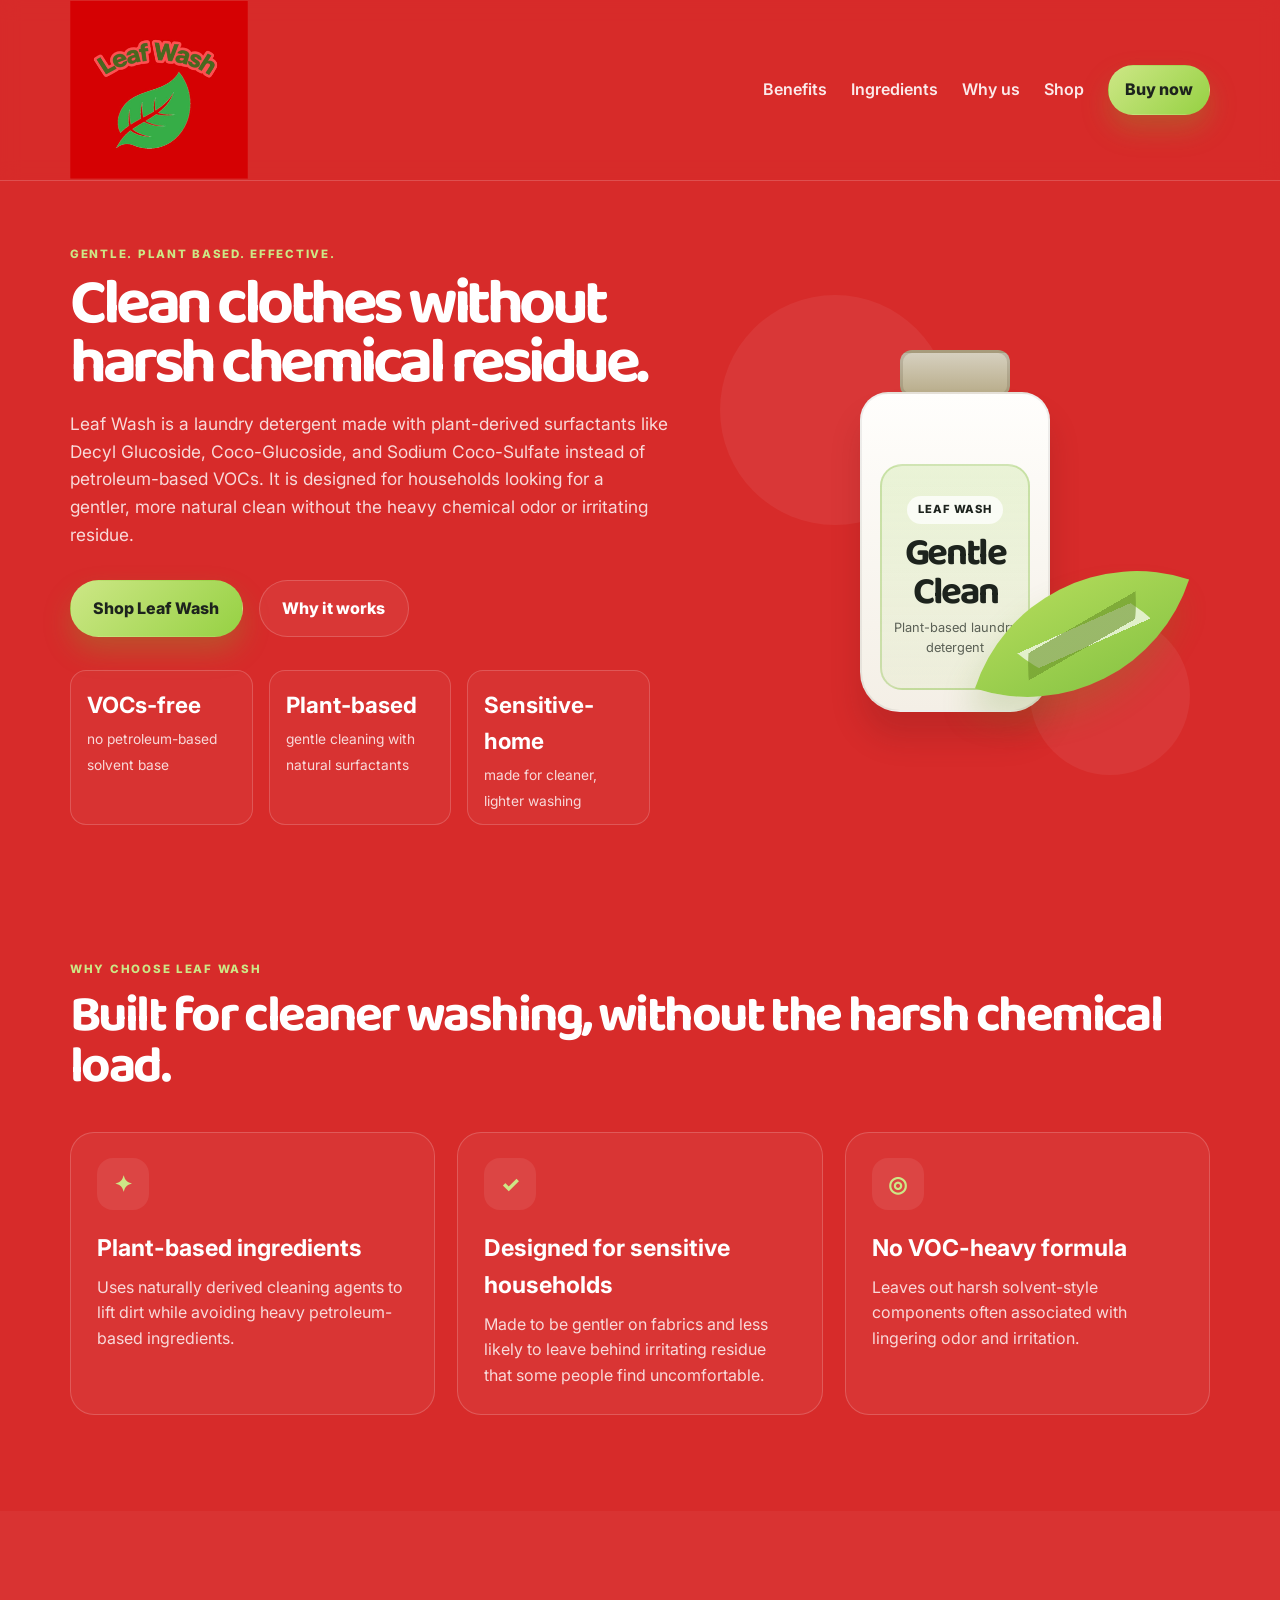
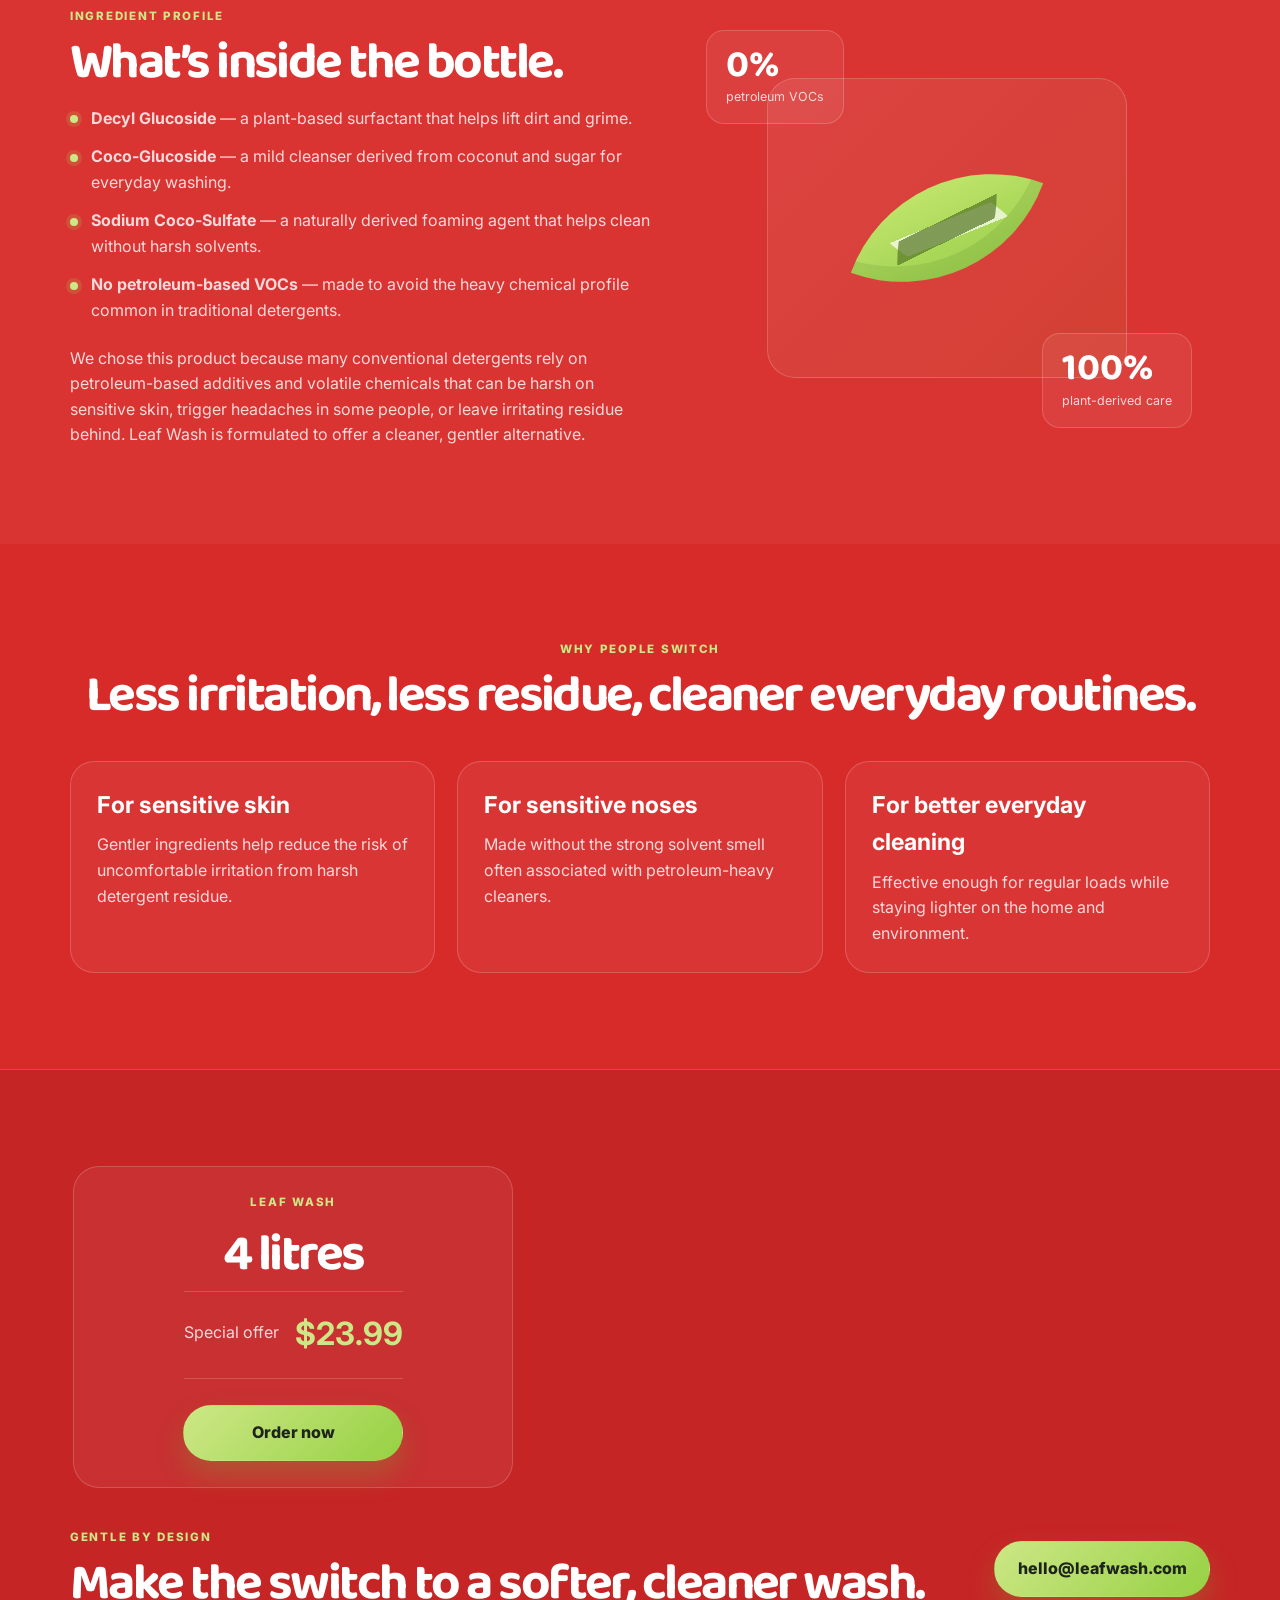
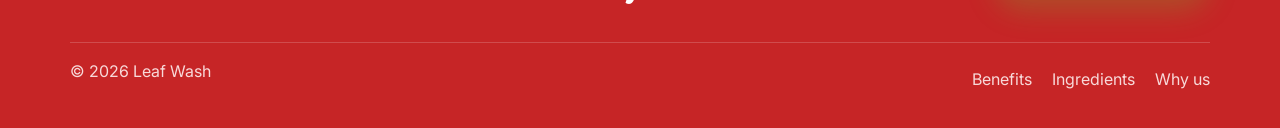
<file: index.html>
<!DOCTYPE html>
<html lang="en">
  <head>
    <meta charset="UTF-8" />
    <meta name="viewport" content="width=device-width, initial-scale=1.0" />
    <title>Leaf Wash | Gentle Plant-Based Laundry Detergent</title>
    <meta
      name="description"
      content="Leaf Wash is a gentle plant-based laundry detergent made with Decyl Glucoside, Coco-Glucoside, and Sodium Coco-Sulfate instead of petroleum-based VOCs."
    />
    <link rel="preconnect" href="https://fonts.googleapis.com" />
    <link rel="preconnect" href="https://fonts.gstatic.com" crossorigin />
    <link
      href="https://fonts.googleapis.com/css2?family=Baloo+2:wght@400;500;600;700;800&family=Inter:wght@400;500;600;700;800&display=swap"
      rel="stylesheet"
    />
    <link rel="stylesheet" href="styles.css" />
  </head>
  <body>
    <header class="site-header">
      <div class="container nav-wrap">
        <a href="#top" class="brand" aria-label="Leaf Wash home">
          <img src="Picture1.png" alt="Leaf Wash logo" class="brand-mark" />
        </a>

        <button class="nav-toggle" aria-label="Open menu" aria-expanded="false">
          <span></span>
          <span></span>
          <span></span>
        </button>

        <nav class="site-nav" aria-label="Main navigation">
          <a href="#benefits">Benefits</a>
          <a href="#ingredients">Ingredients</a>
          <a href="#why-us">Why us</a>
          <a href="#shop">Shop</a>
          <a href="#shop" class="btn btn-small">Buy now</a>
        </nav>
      </div>
    </header>

    <main id="top">
      <section class="hero">
        <div class="container hero-grid">
          <div class="hero-copy">
            <p class="eyebrow">gentle. plant based. effective.</p>
            <h1>Clean clothes without harsh chemical residue.</h1>
            <p class="lead">
              Leaf Wash is a laundry detergent made with plant-derived surfactants like Decyl
              Glucoside, Coco-Glucoside, and Sodium Coco-Sulfate instead of petroleum-based VOCs.
              It is designed for households looking for a gentler, more natural clean without the
              heavy chemical odor or irritating residue.
            </p>
            <div class="hero-actions">
              <a href="order.html" class="btn">Shop Leaf Wash</a>
              <a href="#benefits" class="btn btn-secondary">Why it works</a>
            </div>
            <ul class="stats" aria-label="Leaf Wash product benefits">
              <li><strong>VOCs-free</strong><span>no petroleum-based solvent base</span></li>
              <li><strong>Plant-based</strong><span>gentle cleaning with natural surfactants</span></li>
              <li><strong>Sensitive-home</strong><span>made for cleaner, lighter washing</span></li>
            </ul>
          </div>

          <div class="hero-visual" aria-label="Leaf Wash product presentation">
            <div class="hero-shape hero-shape-one"></div>
            <div class="hero-shape hero-shape-two"></div>
            <div class="product-scene">
              <div class="bottle-wrap">
                <div class="bottle-cap"></div>
                <div class="bottle-body">
                  <div class="label-box">
                    <span class="label-top">Leaf Wash</span>
                    <strong>Gentle Clean</strong>
                    <small>Plant-based laundry detergent</small>
                  </div>
                </div>
              </div>
              <div class="leaf-badge" aria-hidden="true"></div>
            </div>
          </div>
        </div>
      </section>

      <section id="benefits" class="section">
        <div class="container">
          <div class="section-heading">
            <p class="eyebrow">why choose leaf wash</p>
            <h2>Built for cleaner washing, without the harsh chemical load.</h2>
          </div>

          <div class="feature-grid">
            <article class="feature-card">
              <div class="feature-icon">✦</div>
              <h3>Plant-based ingredients</h3>
              <p>Uses naturally derived cleaning agents to lift dirt while avoiding heavy petroleum-based ingredients.</p>
            </article>
            <article class="feature-card">
              <div class="feature-icon">✓</div>
              <h3>Designed for sensitive households</h3>
              <p>Made to be gentler on fabrics and less likely to leave behind irritating residue that some people find uncomfortable.</p>
            </article>
            <article class="feature-card">
              <div class="feature-icon">◎</div>
              <h3>No VOC-heavy formula</h3>
              <p>Leaves out harsh solvent-style components often associated with lingering odor and irritation.</p>
            </article>
          </div>
        </div>
      </section>

      <section id="ingredients" class="section alt-section">
        <div class="container split-layout">
          <div class="text-panel">
            <p class="eyebrow">ingredient profile</p>
            <h2>What’s inside the bottle.</h2>
            <ul class="ingredient-list">
              <li><strong>Decyl Glucoside</strong> — a plant-based surfactant that helps lift dirt and grime.</li>
              <li><strong>Coco-Glucoside</strong> — a mild cleanser derived from coconut and sugar for everyday washing.</li>
              <li><strong>Sodium Coco-Sulfate</strong> — a naturally derived foaming agent that helps clean without harsh solvents.</li>
              <li><strong>No petroleum-based VOCs</strong> — made to avoid the heavy chemical profile common in traditional detergents.</li>
            </ul>
            <p class="support-copy">
              We chose this product because many conventional detergents rely on petroleum-based additives
              and volatile chemicals that can be harsh on sensitive skin, trigger headaches in some people,
              or leave irritating residue behind. Leaf Wash is formulated to offer a cleaner, gentler alternative.
            </p>
          </div>

          <div class="visual-panel">
            <div class="ingredient-card ingredient-card-top">
              <strong>0%</strong>
              <span>petroleum VOCs</span>
            </div>
            <div class="ingredient-card ingredient-card-bottom">
              <strong>100%</strong>
              <span>plant-derived care</span>
            </div>
            <div class="ingredient-visual">
              <div class="visual-leaf"></div>
            </div>
          </div>
        </div>
      </section>

      <section id="why-us" class="section">
        <div class="container">
          <div class="section-heading center">
            <p class="eyebrow">why people switch</p>
            <h2>Less irritation, less residue, cleaner everyday routines.</h2>
          </div>

          <div class="benefit-columns">
            <div class="info-box">
              <h3>For sensitive skin</h3>
              <p>Gentler ingredients help reduce the risk of uncomfortable irritation from harsh detergent residue.</p>
            </div>
            <div class="info-box">
              <h3>For sensitive noses</h3>
              <p>Made without the strong solvent smell often associated with petroleum-heavy cleaners.</p>
            </div>
            <div class="info-box">
              <h3>For better everyday cleaning</h3>
              <p>Effective enough for regular loads while staying lighter on the home and environment.</p>
            </div>
          </div>
        </div>
      </section>
    </main>

    <footer id="shop" class="site-footer">
      <div class="container order-section single-order-card">
        <div class="order-product">
          <p class="eyebrow">Leaf Wash</p>
          <h2>4 litres</h2>
          <div class="price-row">
            <span>Special offer</span>
            <strong>$23.99</strong>
          </div>
          <a href="order.html" class="btn order-trigger">Order now</a>
        </div>
      </div>

      <div class="container footer-wrap">
        <div>
          <p class="eyebrow">gentle by design</p>
          <h2>Make the switch to a softer, cleaner wash.</h2>
        </div>
        <a href="mailto:hello@leafwash.com" class="btn">hello@leafwash.com</a>
      </div>
      <div class="container footer-bottom">
        <p>© <span id="year"></span> Leaf Wash</p>
        <div class="footer-links">
          <a href="#benefits">Benefits</a>
          <a href="#ingredients">Ingredients</a>
          <a href="#why-us">Why us</a>
        </div>
      </div>
    </footer>

    <script src="script.js"></script>
  </body>
</html>
</file>
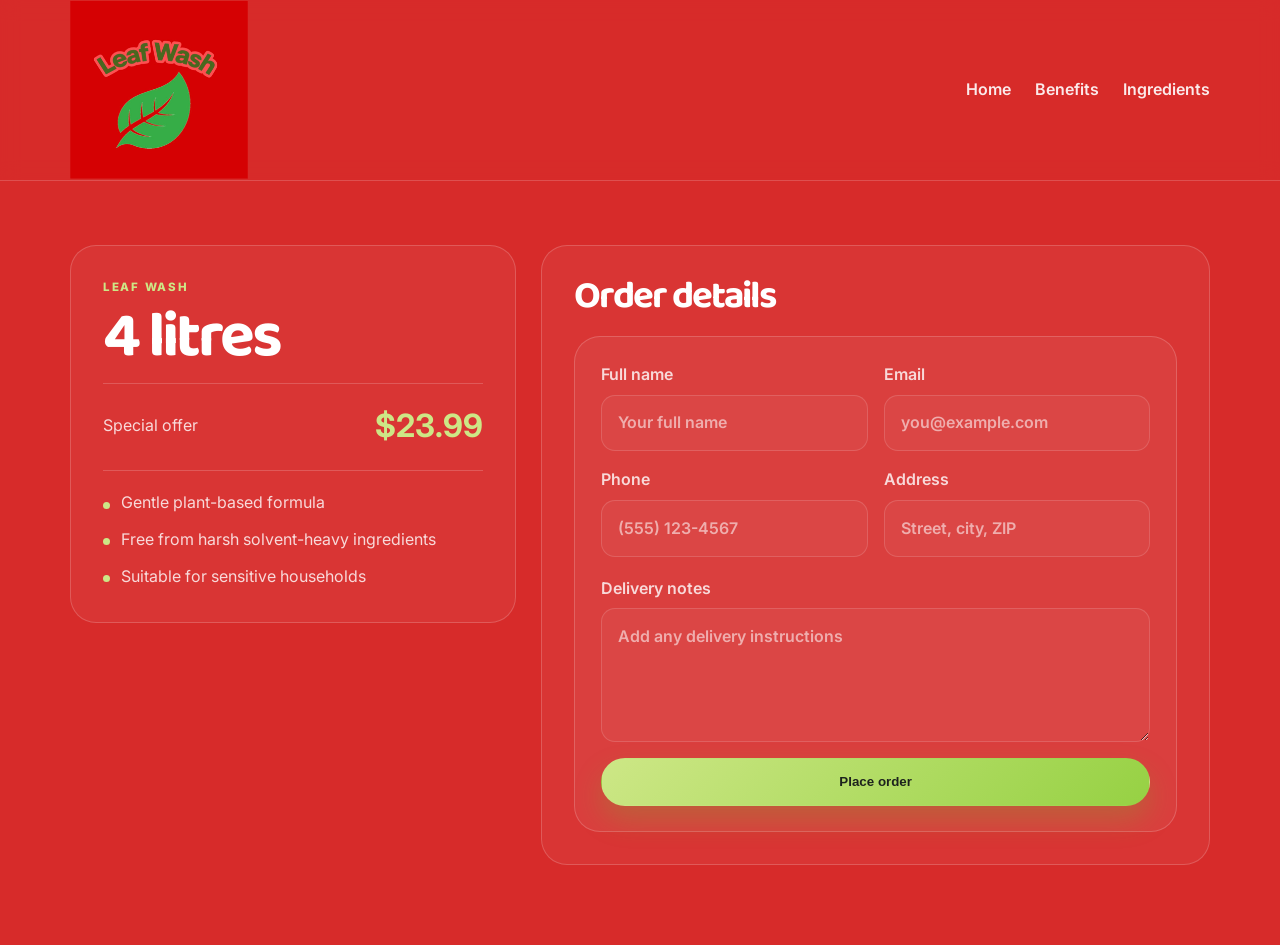
<file: order.html>
<!DOCTYPE html>
<html lang="en">
  <head>
    <meta charset="UTF-8" />
    <meta name="viewport" content="width=device-width, initial-scale=1.0" />
    <title>Order Leaf Wash</title>
    <link rel="preconnect" href="https://fonts.googleapis.com" />
    <link rel="preconnect" href="https://fonts.gstatic.com" crossorigin />
    <link href="https://fonts.googleapis.com/css2?family=Baloo+2:wght@400;500;600;700;800&family=Inter:wght@400;500;600;700;800&display=swap" rel="stylesheet" />
    <link rel="stylesheet" href="styles.css" />
  </head>
  <body>
    <header class="site-header">
      <div class="container nav-wrap">
        <a href="index.html" class="brand" aria-label="Leaf Wash home">
          <img src="Picture1.png" alt="Leaf Wash logo" class="brand-mark" />
        </a>

        <nav class="site-nav" aria-label="Main navigation">
          <a href="index.html">Home</a>
          <a href="index.html#benefits">Benefits</a>
          <a href="index.html#ingredients">Ingredients</a>
        </nav>
      </div>
    </header>

    <main class="order-page">
      <div class="container order-layout">
        <section class="order-product-panel">
          <p class="eyebrow">Leaf Wash</p>
          <h1>4 litres</h1>
          <div class="price-row">
            <span>Special offer</span>
            <strong>$23.99</strong>
          </div>
          <ul class="mini-list">
            <li>Gentle plant-based formula</li>
            <li>Free from harsh solvent-heavy ingredients</li>
            <li>Suitable for sensitive households</li>
          </ul>
        </section>

        <section class="checkout-panel">
          <h2>Order details</h2>
          <form id="order-form" class="order-form" action="https://formspree.io/f/myekkwdr" method="POST">
            <div class="form-grid">
              <label>
                Full name
                <input type="text" name="name" placeholder="Your full name" required />
              </label>
              <label>
                Email
                <input type="email" name="email" placeholder="you@example.com" required />
              </label>
              <label>
                Phone
                <input type="tel" name="phone" placeholder="(555) 123-4567" required />
              </label>
              <label>
                Address
                <input type="text" name="address" placeholder="Street, city, ZIP" required />
              </label>
            </div>
            <label class="notes-field">
              Delivery notes
              <textarea name="notes" rows="4" placeholder="Add any delivery instructions"></textarea>
            </label>
            <button type="submit" class="btn">Place order</button>
          </form>
        </section>
      </div>
    </main>

    <script src="script.js"></script>
  </body>
</html>
</file>
<file: styles.css>
:root {
  --bg: #d72b2a;
  --bg-deep: #b62122;
  --panel: #fffaf3;
  --text: #ffffff;
  --text-dark: #1d231d;
  --text-soft: #f8d9d9;
  --green: #96d143;
  --green-deep: #77b534;
  --green-soft: #cde786;
  --line: rgba(255, 255, 255, 0.18);
  --card-line: rgba(28, 40, 30, 0.09);
  --shadow: 0 25px 60px rgba(72, 10, 10, 0.2);
}

* {
  box-sizing: border-box;
}

html {
  scroll-behavior: smooth;
}

body {
  margin: 0;
  font-family: "Inter", sans-serif;
  background: linear-gradient(180deg, var(--bg) 0%, var(--bg) 100%);
  color: var(--text);
  line-height: 1.6;
}

a {
  color: inherit;
  text-decoration: none;
}

img,
svg {
  max-width: 100%;
  display: block;
}

.container {
  width: min(1140px, calc(100% - 2rem));
  margin: 0 auto;
}

.site-header {
  position: sticky;
  top: 0;
  z-index: 10;
  backdrop-filter: blur(10px);
  background: rgba(215, 43, 42, 0.72);
  border-bottom: 1px solid var(--line);
}

.nav-wrap {
  display: flex;
  align-items: center;
  justify-content: space-between;
  min-height: 86px;
}

.brand {
  display: inline-flex;
  align-items: center;
  gap: 0.25rem;
}

.brand-mark {
  width: 180px;
  height: 180px;
  display: block;
  object-fit: contain;
  border-radius: 0;
  box-shadow: none;
  background: transparent;
}

.brand-mark svg {
  width: 100%;
  height: 100%;
  display: block;
}

.site-nav {
  display: flex;
  align-items: center;
  gap: 1.5rem;
  font-weight: 600;
  color: rgba(255,255,255,0.9);
}

.site-nav a:hover,
.site-nav a:focus-visible,
.footer-links a:hover,
.footer-links a:focus-visible {
  color: white;
}

.nav-toggle {
  display: none;
  border: 0;
  background: transparent;
  padding: 0.4rem;
  cursor: pointer;
}

.nav-toggle span {
  display: block;
  width: 24px;
  height: 3px;
  margin: 5px 0;
  background: #fff;
  border-radius: 999px;
}

.btn {
  display: inline-flex;
  align-items: center;
  justify-content: center;
  min-height: 48px;
  padding: 0.9rem 1.4rem;
  border-radius: 999px;
  background: linear-gradient(135deg, var(--green-soft), var(--green));
  color: var(--text-dark);
  font-weight: 800;
  border: 1px solid transparent;
  box-shadow: 0 14px 28px rgba(118, 181, 49, 0.28);
  transition: transform 0.2s ease;
}

.btn:hover,
.btn:focus-visible {
  transform: translateY(-1px);
}

.btn-small {
  min-height: 40px;
  padding: 0.7rem 1rem;
}

.btn-secondary {
  background: rgba(255,255,255,0.06);
  color: var(--text);
  border-color: rgba(255,255,255,0.18);
  box-shadow: none;
}

.hero {
  padding: 4rem 0 2.4rem;
}

.hero-grid {
  display: grid;
  grid-template-columns: 1.08fr 0.92fr;
  gap: 2rem;
  align-items: center;
}

.eyebrow {
  margin: 0 0 0.8rem;
  font-size: 0.72rem;
  text-transform: uppercase;
  letter-spacing: 0.15em;
  color: var(--green-soft);
  font-weight: 800;
}

h1,
h2,
h3,
p {
  margin-top: 0;
}

h1 {
  font-size: clamp(3rem, 5vw, 5.2rem);
  line-height: 0.92;
  letter-spacing: -0.07em;
  margin-bottom: 1rem;
  font-family: "Baloo 2", cursive;
}

.lead {
  max-width: 620px;
  font-size: 1.08rem;
  color: var(--text-soft);
}

.hero-actions {
  display: flex;
  flex-wrap: wrap;
  gap: 1rem;
  margin: 2rem 0 2.1rem;
}

.stats {
  list-style: none;
  padding: 0;
  margin: 0;
  display: grid;
  grid-template-columns: repeat(3, minmax(0, 1fr));
  gap: 1rem;
  max-width: 580px;
}

.stats li {
  background: rgba(255,255,255,0.04);
  border: 1px solid var(--line);
  border-radius: 1rem;
  padding: 1rem 1rem 0.7rem;
}

.stats strong {
  display: block;
  font-size: 1.4rem;
  margin-bottom: 0.2rem;
}

.stats span {
  color: var(--text-soft);
  font-size: 0.86rem;
}

.hero-visual {
  position: relative;
  min-height: 520px;
  display: grid;
  place-items: center;
}

.hero-shape {
  position: absolute;
  border-radius: 50%;
  background: rgba(255,255,255,0.06);
}

.hero-shape-one {
  width: 230px;
  height: 230px;
  left: 20px;
  top: 20px;
}

.hero-shape-two {
  width: 160px;
  height: 160px;
  right: 20px;
  bottom: 20px;
}

.product-scene {
  position: relative;
  width: min(100%, 460px);
  height: 420px;
  display: grid;
  place-items: center;
}

.bottle-wrap {
  position: relative;
  width: 190px;
  height: 320px;
  margin-top: 34px;
}

.bottle-cap {
  position: absolute;
  width: 110px;
  height: 46px;
  top: -42px;
  left: 50%;
  transform: translateX(-50%);
  border-radius: 12px 12px 10px 10px;
  background: linear-gradient(180deg, #d6d0bf, #b9ad8b);
  border: 3px solid rgba(80, 70, 48, 0.18);
}

.bottle-body {
  position: absolute;
  inset: 0;
  border-radius: 28px 28px 40px 40px;
  background: linear-gradient(180deg, #fffefc 0%, #F4EFE6 100%);
  box-shadow: 0 26px 30px rgba(88, 22, 22, 0.18);
  overflow: hidden;
  border: 2px solid rgba(50, 50, 50, 0.08);
}

.label-box {
  position: absolute;
  left: 18px;
  right: 18px;
  top: 70px;
  bottom: 20px;
  display: flex;
  flex-direction: column;
  align-items: center;
  justify-content: center;
  text-align: center;
  border-radius: 22px;
  background: linear-gradient(180deg, rgba(150, 209, 67, 0.18), rgba(171, 214, 91, 0.08));
  border: 2px solid rgba(119, 181, 52, 0.3);
  color: var(--text-dark);
}

.label-top {
  background: rgba(255,255,255,0.75);
  border-radius: 999px;
  padding: 0.32rem 0.7rem;
  font-size: 0.7rem;
  font-weight: 800;
  letter-spacing: 0.08em;
  text-transform: uppercase;
  margin-bottom: 0.7rem;
}

.label-box strong {
  font-family: "Baloo 2", cursive;
  font-size: 2.4rem;
  line-height: 1;
  letter-spacing: -0.06em;
}

.label-box small {
  display: block;
  margin-top: 0.35rem;
  color: rgba(29, 35, 29, 0.7);
  font-size: 0.8rem;
}

.leaf-badge {
  position: absolute;
  right: 18px;
  bottom: 26px;
  width: 170px;
  height: 170px;
  border-radius: 100% 0 100% 0;
  background: linear-gradient(135deg, #bfe261, #7bbd3d);
  transform: rotate(18deg);
  box-shadow: 0 24px 32px rgba(99, 151, 33, 0.2);
}

.leaf-badge::before,
.leaf-badge::after {
  content: "";
  position: absolute;
  inset: 0;
  border-radius: inherit;
}

.leaf-badge::before {
  background: linear-gradient(90deg, transparent 0 45%, rgba(255,255,255,0.7) 45% 58%, transparent 58% 100%);
  transform: rotate(48deg);
}

.leaf-badge::after {
  background: linear-gradient(180deg, transparent 0 44%, rgba(106, 147, 41, 0.6) 44% 58%, transparent 58% 100%);
  transform: rotate(-48deg);
}

.section {
  padding: 6rem 0;
}

.alt-section {
  background: rgba(255,255,255,0.04);
}

.section-heading {
  margin-bottom: 2.4rem;
}

.section-heading h2 {
  font-family: "Baloo 2", cursive;
  font-size: clamp(2.3rem, 4vw, 3.8rem);
  line-height: 1;
  letter-spacing: -0.05em;
  margin-bottom: 0;
}

.feature-grid,
.benefit-columns {
  display: grid;
  gap: 1.4rem;
}

.feature-grid {
  grid-template-columns: repeat(3, minmax(0, 1fr));
}

.feature-card,
.info-box {
  background: rgba(255,255,255,0.05);
  border: 1px solid var(--line);
  border-radius: 24px;
  padding: 1.6rem;
}

.feature-icon {
  width: 52px;
  height: 52px;
  display: grid;
  place-items: center;
  border-radius: 16px;
  background: rgba(255,255,255,0.08);
  color: var(--green-soft);
  font-weight: 800;
  font-size: 1.35rem;
  margin-bottom: 1.2rem;
}

.feature-card h3,
.info-box h3 {
  font-size: 1.45rem;
  margin-bottom: 0.5rem;
}

.feature-card p,
.info-box p {
  margin-bottom: 0;
  color: var(--text-soft);
}

.split-layout {
  display: grid;
  grid-template-columns: 1.05fr 0.95fr;
  gap: 2rem;
  align-items: center;
}

.text-panel h2 {
  font-family: "Baloo 2", cursive;
  font-size: clamp(2.5rem, 4vw, 3.8rem);
  line-height: 1;
  letter-spacing: -0.05em;
  margin-bottom: 1rem;
}

.ingredient-list {
  list-style: none;
  padding: 0;
  margin: 0 0 1.4rem;
  display: grid;
  gap: 0.8rem;
  color: var(--text-soft);
}

.ingredient-list li {
  position: relative;
  padding-left: 1.3rem;
}

.ingredient-list li::before {
  content: "";
  position: absolute;
  left: 0;
  top: 0.6rem;
  width: 8px;
  height: 8px;
  border-radius: 50%;
  background: var(--green-soft);
  box-shadow: 0 0 0 4px rgba(168, 209, 94, 0.18);
}

.support-copy {
  color: var(--text-soft);
  margin-bottom: 0;
}

.visual-panel {
  position: relative;
  min-height: 440px;
  display: grid;
  place-items: center;
}

.ingredient-card {
  position: absolute;
  background: rgba(255,255,255,0.06);
  border: 1px solid var(--line);
  border-radius: 18px;
  padding: 1rem 1.2rem;
  display: grid;
  gap: 0.15rem;
}

.ingredient-card strong {
  font-family: "Baloo 2", cursive;
  font-size: clamp(1.8rem, 3vw, 2.6rem);
  line-height: 1;
}

.ingredient-card span {
  color: var(--text-soft);
  font-size: 0.78rem;
}

.ingredient-card-top {
  left: 22px;
  top: 22px;
}

.ingredient-card-bottom {
  right: 18px;
  bottom: 20px;
}

.ingredient-visual {
  width: min(100%, 360px);
  height: 300px;
  display: grid;
  place-items: center;
  border-radius: 28px;
  background: linear-gradient(135deg, rgba(255,255,255,0.08), rgba(150, 209, 67, 0.08));
  border: 1px solid var(--line);
}

.visual-leaf {
  position: relative;
  width: 150px;
  height: 150px;
  background: linear-gradient(135deg, #d5ef7d, #89c73d);
  border-radius: 100% 0 100% 0;
  transform: rotate(20deg);
  box-shadow: inset -12px -12px 0 rgba(63, 92, 28, 0.12);
}

.visual-leaf::before,
.visual-leaf::after {
  content: "";
  position: absolute;
  inset: 0;
  border-radius: inherit;
}

.visual-leaf::before {
  background: linear-gradient(90deg, transparent 0 45%, rgba(255,255,255,0.7) 45% 58%, transparent 58% 100%);
  transform: rotate(48deg);
}

.visual-leaf::after {
  background: linear-gradient(180deg, transparent 0 44%, rgba(85, 118, 36, 0.7) 44% 58%, transparent 58% 100%);
  transform: rotate(-46deg);
}

.benefit-columns {
  grid-template-columns: repeat(3, minmax(0, 1fr));
}

.center {
  text-align: center;
}

.site-footer {
  padding: 4rem 0 1.7rem;
  border-top: 1px solid var(--line);
  background: rgba(182, 33, 34, 0.5);
}

.footer-wrap {
  display: flex;
  align-items: center;
  justify-content: space-between;
  gap: 1.2rem;
  margin-bottom: 2rem;
}

.footer-wrap h2 {
  font-family: "Baloo 2", cursive;
  font-size: clamp(2.4rem, 4vw, 3.8rem);
  line-height: 1;
  letter-spacing: -0.05em;
  margin-bottom: 0;
}

.footer-bottom {
  display: flex;
  align-items: center;
  justify-content: space-between;
  gap: 1rem;
  padding-top: 1rem;
  border-top: 1px solid var(--line);
  color: var(--text-soft);
}

.footer-links {
  display: flex;
  gap: 1.25rem;
}

.order-section {
  display: grid;
  grid-template-columns: 0.8fr 1.2fr;
  gap: 1.5rem;
  align-items: start;
  padding: 2rem 0 2.5rem;
}

.order-product,
.order-form {
  background: rgba(255,255,255,0.05);
  border: 1px solid var(--line);
  border-radius: 26px;
  padding: 1.6rem;
}

.order-product {
  display: flex;
  flex-direction: column;
  gap: 0.5rem;
  min-height: 100%;
}

.order-product h2 {
  font-family: "Baloo 2", cursive;
  font-size: clamp(2.4rem, 4vw, 4rem);
  line-height: 0.9;
  letter-spacing: -0.05em;
  margin: 0;
}

.price-row {
  display: flex;
  align-items: center;
  justify-content: space-between;
  gap: 1rem;
  padding: 1rem 0 1.2rem;
  border-top: 1px solid var(--line);
  border-bottom: 1px solid var(--line);
  margin: 0.3rem 0 1.1rem;
  color: var(--text-soft);
}

.price-row strong {
  font-size: 2rem;
  color: var(--green-soft);
}

.order-trigger {
  width: 100%;
}

.order-form {
  display: grid;
  gap: 1rem;
}

.form-grid {
  display: grid;
  grid-template-columns: repeat(2, minmax(0, 1fr));
  gap: 1rem;
}

.order-form label {
  display: grid;
  gap: 0.45rem;
  font-weight: 600;
  color: var(--text-soft);
}

.order-form input,
.order-form textarea {
  width: 100%;
  border: 1px solid rgba(255,255,255,0.14);
  border-radius: 14px;
  background: rgba(255,255,255,0.04);
  color: var(--text);
  padding: 0.9rem 1rem;
  font: inherit;
}

.order-form input::placeholder,
.order-form textarea::placeholder {
  color: rgba(255,255,255,0.56);
}

.order-form textarea {
  resize: vertical;
  min-height: 90px;
}

.notes-field {
  margin-top: 0.2rem;
}

.order-toast {
  position: fixed;
  right: 1.25rem;
  bottom: 1.25rem;
  display: flex;
  align-items: center;
  gap: 0.85rem;
  min-width: 260px;
  max-width: 320px;
  border-radius: 18px;
  background: rgba(255,255,255,0.96);
  color: var(--text-dark);
  padding: 0.95rem 1rem;
  box-shadow: 0 18px 44px rgba(22, 18, 18, 0.22);
  transform: translateY(120px);
  opacity: 0;
  pointer-events: none;
  transition: all 0.3s ease;
  z-index: 30;
}

.order-toast.visible {
  transform: translateY(0);
  opacity: 1;
}

.toast-icon {
  width: 2.2rem;
  height: 2.2rem;
  display: grid;
  place-items: center;
  border-radius: 10px;
  background: rgba(150, 209, 67, 0.15);
  font-size: 1.1rem;
}

.order-toast strong,
.order-toast small {
  display: block;
}

.order-toast strong {
  font-size: 0.98rem;
}

.order-toast small {
  color: rgba(29, 35, 29, 0.72);
  margin-top: 0.15rem;
}

.order-page {
  padding: 4rem 0 5rem;
}

.order-layout {
  display: grid;
  grid-template-columns: 0.8fr 1.2fr;
  gap: 1.6rem;
  align-items: start;
}

.order-product-panel,
.checkout-panel {
  background: rgba(255,255,255,0.05);
  border: 1px solid var(--line);
  border-radius: 26px;
  padding: 2rem;
}

.order-product-panel h1 {
  font-family: "Baloo 2", cursive;
  font-size: clamp(3rem, 5vw, 5rem);
  line-height: 0.9;
  letter-spacing: -0.05em;
  margin: 0 0 1rem;
}

.mini-list {
  list-style: none;
  padding: 0;
  margin: 1.2rem 0 0;
  display: grid;
  gap: 0.7rem;
  color: var(--text-soft);
}

.mini-list li {
  position: relative;
  padding-left: 1.1rem;
}

.mini-list li::before {
  content: "";
  position: absolute;
  left: 0;
  top: 0.7rem;
  width: 7px;
  height: 7px;
  border-radius: 50%;
  background: var(--green-soft);
}

.checkout-panel h2 {
  margin-top: 0;
  margin-bottom: 1.2rem;
  font-family: "Baloo 2", cursive;
  font-size: clamp(2.2rem, 3vw, 3.3rem);
  line-height: 1;
  letter-spacing: -0.05em;
}

.single-order-card {
  display: grid;
  place-items: center;
  padding-top: 2rem;
}

.single-order-card .order-product {
  width: min(100%, 440px);
  text-align: center;
  align-items: center;
}

.single-order-card .order-product .btn {
  width: 100%;
  max-width: 220px;
}

@media (max-width: 900px) {
  .hero-grid,
  .split-layout,
  .feature-grid,
  .benefit-columns,
  .footer-wrap {
    display: grid;
    grid-template-columns: 1fr;
  }

  .site-nav {
    position: absolute;
    left: 1rem;
    right: 1rem;
    top: calc(100% + 0.75rem);
    display: none;
    flex-direction: column;
    align-items: flex-start;
    padding: 1rem;
    background: rgba(182, 33, 34, 0.96);
    border: 1px solid var(--line);
    border-radius: 18px;
    box-shadow: var(--shadow);
  }

  .site-nav.open {
    display: flex;
  }

  .nav-toggle {
    display: block;
  }

  .product-scene {
    width: min(100%, 360px);
    height: 340px;
  }

  .footer-bottom {
    display: block;
  }

  .footer-links {
    margin-top: 0.8rem;
    flex-wrap: wrap;
  }

  .order-section {
    grid-template-columns: 1fr;
  }

  .order-layout {
    grid-template-columns: 1fr;
  }
}

@media (max-width: 640px) {
  .hero {
    padding-top: 3rem;
  }

  .stats {
    grid-template-columns: 1fr;
  }

  .bottle-wrap {
    width: 170px;
    height: 280px;
  }

  .leaf-badge {
    width: 120px;
    height: 120px;
    right: 18px;
    bottom: 18px;
  }

  .form-grid {
    grid-template-columns: 1fr;
  }
}
</file>
